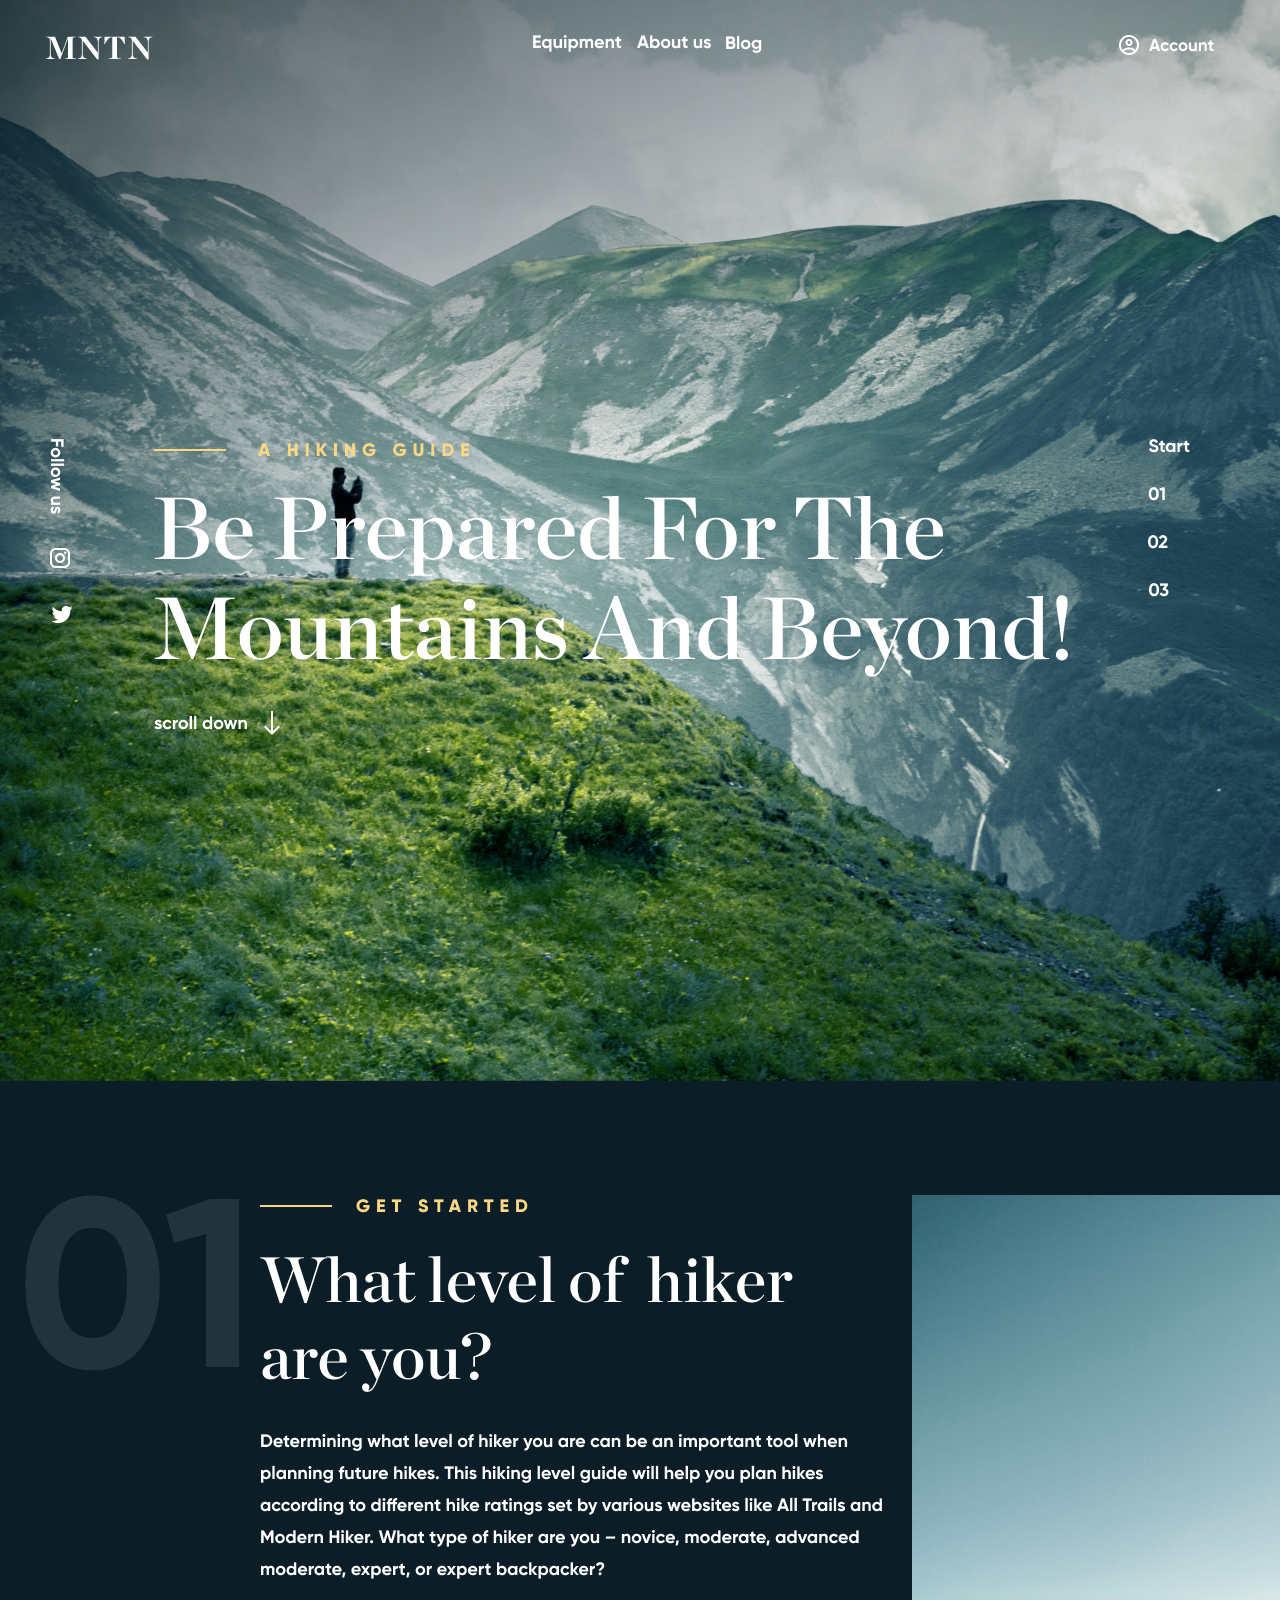
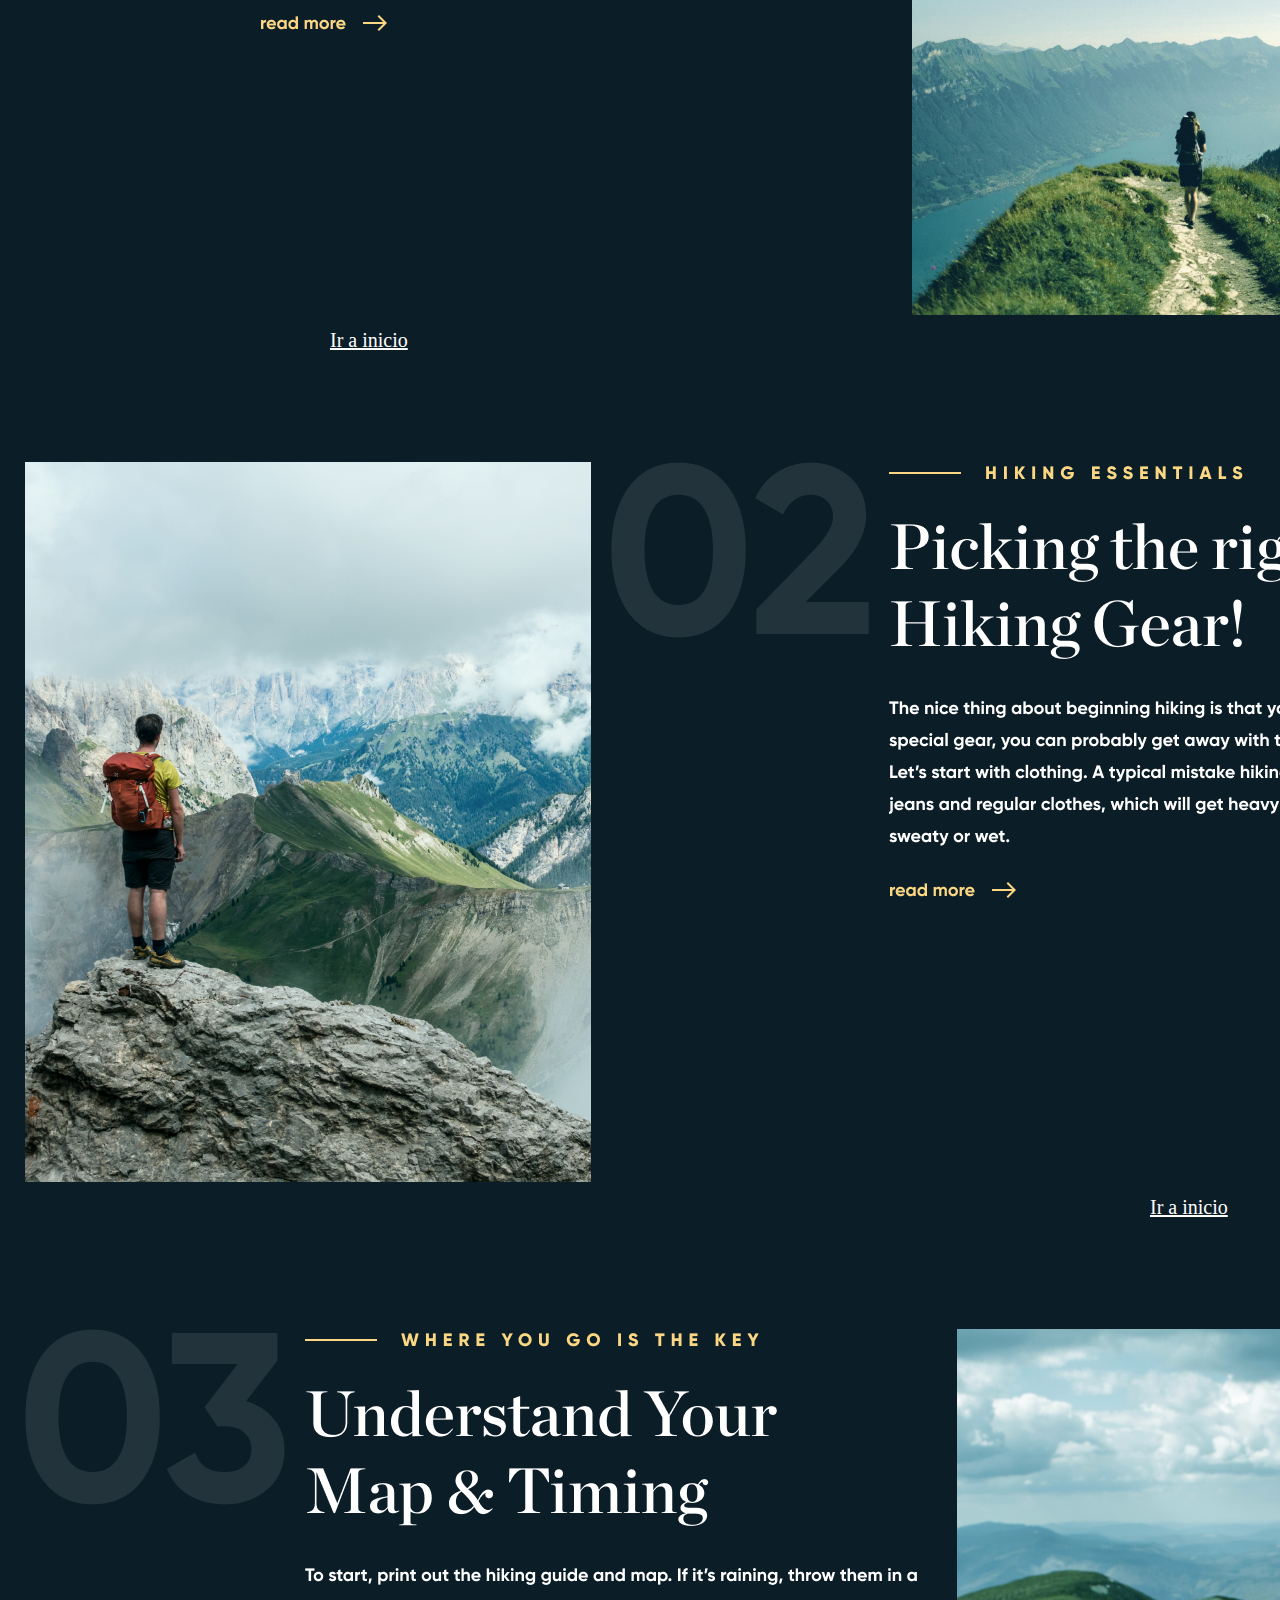
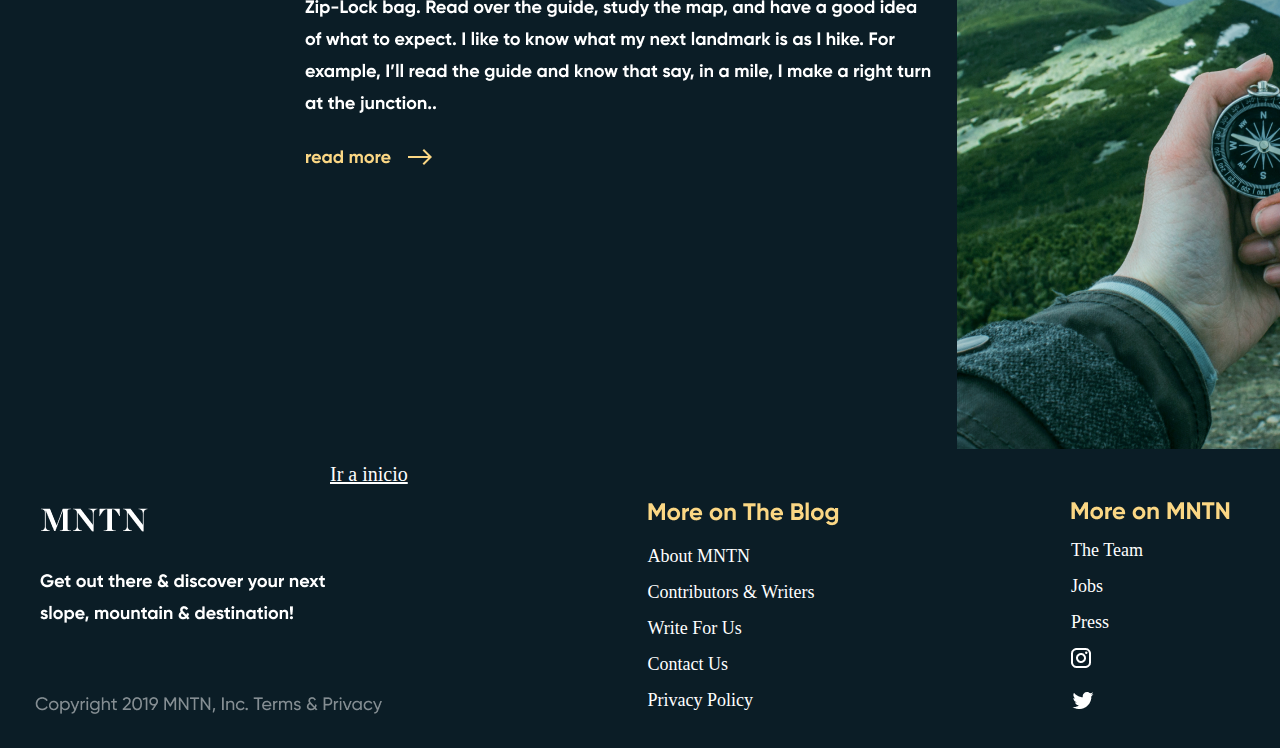
<file: index.html>
<!DOCTYPE html>
<html lang="es">
<head>
    <meta charset="UTF-8">
    <meta name="viewport" content="width=device-width, initial-scale=1.0">
    <title>MNTN</title>

    <link rel="shortcut icon" href="./Assests/img/favicon.ico" type="image/x-icon">
    <link rel="stylesheet" href="./Styles/styles.css">
</head>

<body>

    <header>
                       
        <div class="logo">
            <img src="./Assests/img/Logo.png" alt="Logo">
        </div>
        
        <!-- barra navegacion-->
        <nav>
            <ul>
                <li><a href="./equipment.html"><img src="./Assests/img/Equipment0.png" alt="Equipment" class="claequipment"></a></li>
                <li><a href="./about.html"><img src="./Assests/img/About us.png" alt="About us"></a></li>
                <li><img src="./Assests/img/Blog.png" alt="Blog"></li>
            </ul>
        </nav>
        


        <div class="cuenta">
            <span>
                <img src="./Assests/img/Account.png" alt="ACCOUNT">
            </span>
        </div>
       
    </header>
      
    <section class="content">
        <div class="social">
            <ul>
                <li><img src="./Assests/img/Follow us.png" alt="Follow us"></li>
                <li> <a href="https://www.instagram.com/" target="_blank"> <img src="./Assests/img/Vector.png" alt="Instagram"></a> </li> 
                <li><a href="https://twitter.com/?lang=es" target="_blank"><img src="./Assests/img/twitter.png" alt="Twitter"></a></li>
            </ul>
        </div>

        <div class="mensaje">
            <ul>
                <li><img src="./Assests/img/Group 17.png" alt="A Hiking Guide"></li>
                <li><img src="./Assests/img/Be prepared for the Mountains and beyond!.png" alt="Beprepared"></li>
                <li><img src="./Assests/img/Group 7.png" alt="scroll down"> </li>
            </ul>
        </div>

        
        <div class="secciones">
            <ul>
                <li><img src="./Assests/img/Start.png" alt="start"></li>
                <li><a href="#uno"><img src="./Assests/img/01.png" alt="01"></a></li>
                <li><a href="#dos"><img src="./Assests/img/02.png" alt="02"></a></li>
                <li><a href="#tres"><img src="./Assests/img/03.png" alt="03"></a></li>
            </ul>
        </div>


    </section>


    <section class="fondo">
        <img class="cielo" src="./Assests/img/HG.png" alt="Cielo">
        <img class="montana" src="./Assests/img/MG.png" alt="Mountain">
        <img class="grama" src="./Assests/img/VG.png" alt="Grama">
        <img class="sombra"  src="./Assests/img/BG Hero.png" alt="sombra"> 
    </section>

    <section id="uno" class="principal">
        <div class="principalinterno">
            <div class="imagen1">
                <img src="./Assests/img/01 Equipment.png" alt="01">
            </div>
            <div class="imagen2">
                 <img src="./Assests/img/01 Content.png" alt="01 contenido">
            </div>
            <div class="imagen3">
                <img src="./Assests/img/01 01.png" alt="02">
            </div>
        </div>
    </section>

    <div class="ir">
        <a href="#">Ir a inicio</a>
    </div>
        
     

    <section id="dos"class="principal2">
        <div class="principalinterno2">
            <div class="imagen21">
                 <img src="./Assests/img/0202.png" alt="02">
            </div>
            <div class="imagen22">
                <img src="./Assests/img/02 Equipment.png" alt="02">
            </div>
            <div class="imagen23">
                 <img src="./Assests/img/02 Content.png" alt="02 contenido">
            </div>   
        </div>
    </section>

    <div class="ir2">
        <a href="#">Ir a inicio</a>
    </div>

    <section id="tres"class="principal3">
        <div class="principalinterno3">
            <div class="imagen31">
                <img src="./Assests/img/03 Equipment.png" alt="03">
            </div>
            <div class="imagen32">
                <img src="./Assests/img/03 Content.png" alt="03 contenido">
            </div>
            <div class="imagen33">
                <img src="./Assests/img/0303.png" alt="03">
            </div>
        </div>
    </section>

    <div class="ir">
        <a href="#">Ir a inicio</a>
    </div>

    
    <footer>
        <div class="copyright">
            <ul>
               
                <li><a href="./index.html"><img src="./Assests/img/Logo.png" alt="Logo"></a></li>
                <li><img src="./Assests/img/Get out there & discover your next slope, mountain & destination!.png" alt="Get out"></li>
            </ul>
            <img class="privacy" src="./Assests/img/Copyright 2019 MNTN, Inc. Terms & Privacy.png" alt="Copyright"></li>
        </div>

        <div class="Moreontheblog">
            <ul>
                <li><img src="./Assests/img/More on The Blog.png" alt="Moreon the blog"></li>
                <li>About MNTN</li>
                <li>Contributors & Writers</li>
                <li>Write For Us</li>
                <li>Contact Us</li>
                <li>Privacy Policy</li>
            </ul>
        </div>

        <div class="MoreonMNTN">
            <ul>
                <li><img src="./Assests/img/More on MNTN.png" alt="More on MNTN"></li>
                <li>The Team</li>
                <li>Jobs</li>
                <li>Press</li>
                <li> <a href="https://www.instagram.com/" target="_blank"> <img src="./Assests/img/Vector.png" alt="Instagram"></a> </li> 
                <li><a href="https://twitter.com/?lang=es" target="_blank"><img src="./Assests/img/twitter.png" alt="Twitter"></a></li>
            </ul>
        </div>
    </footer>
 

</body>

</html>
</file>
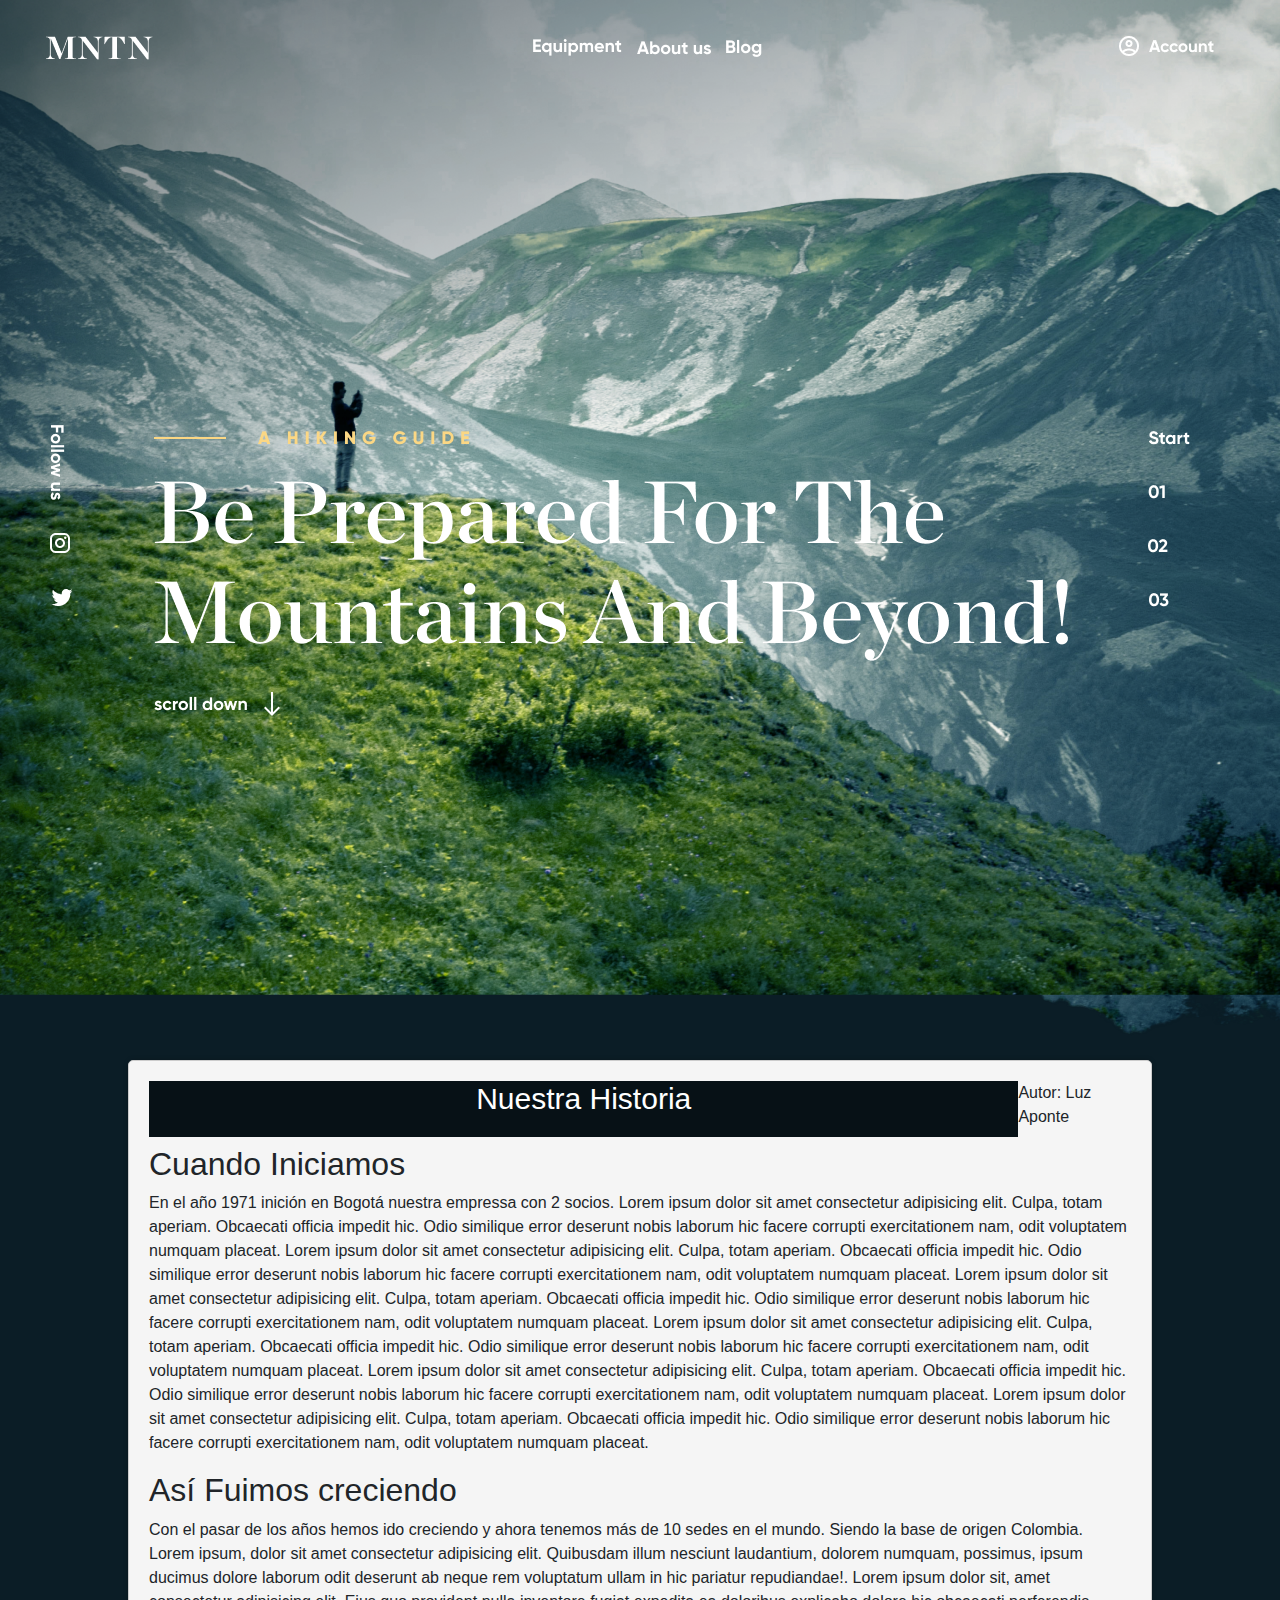
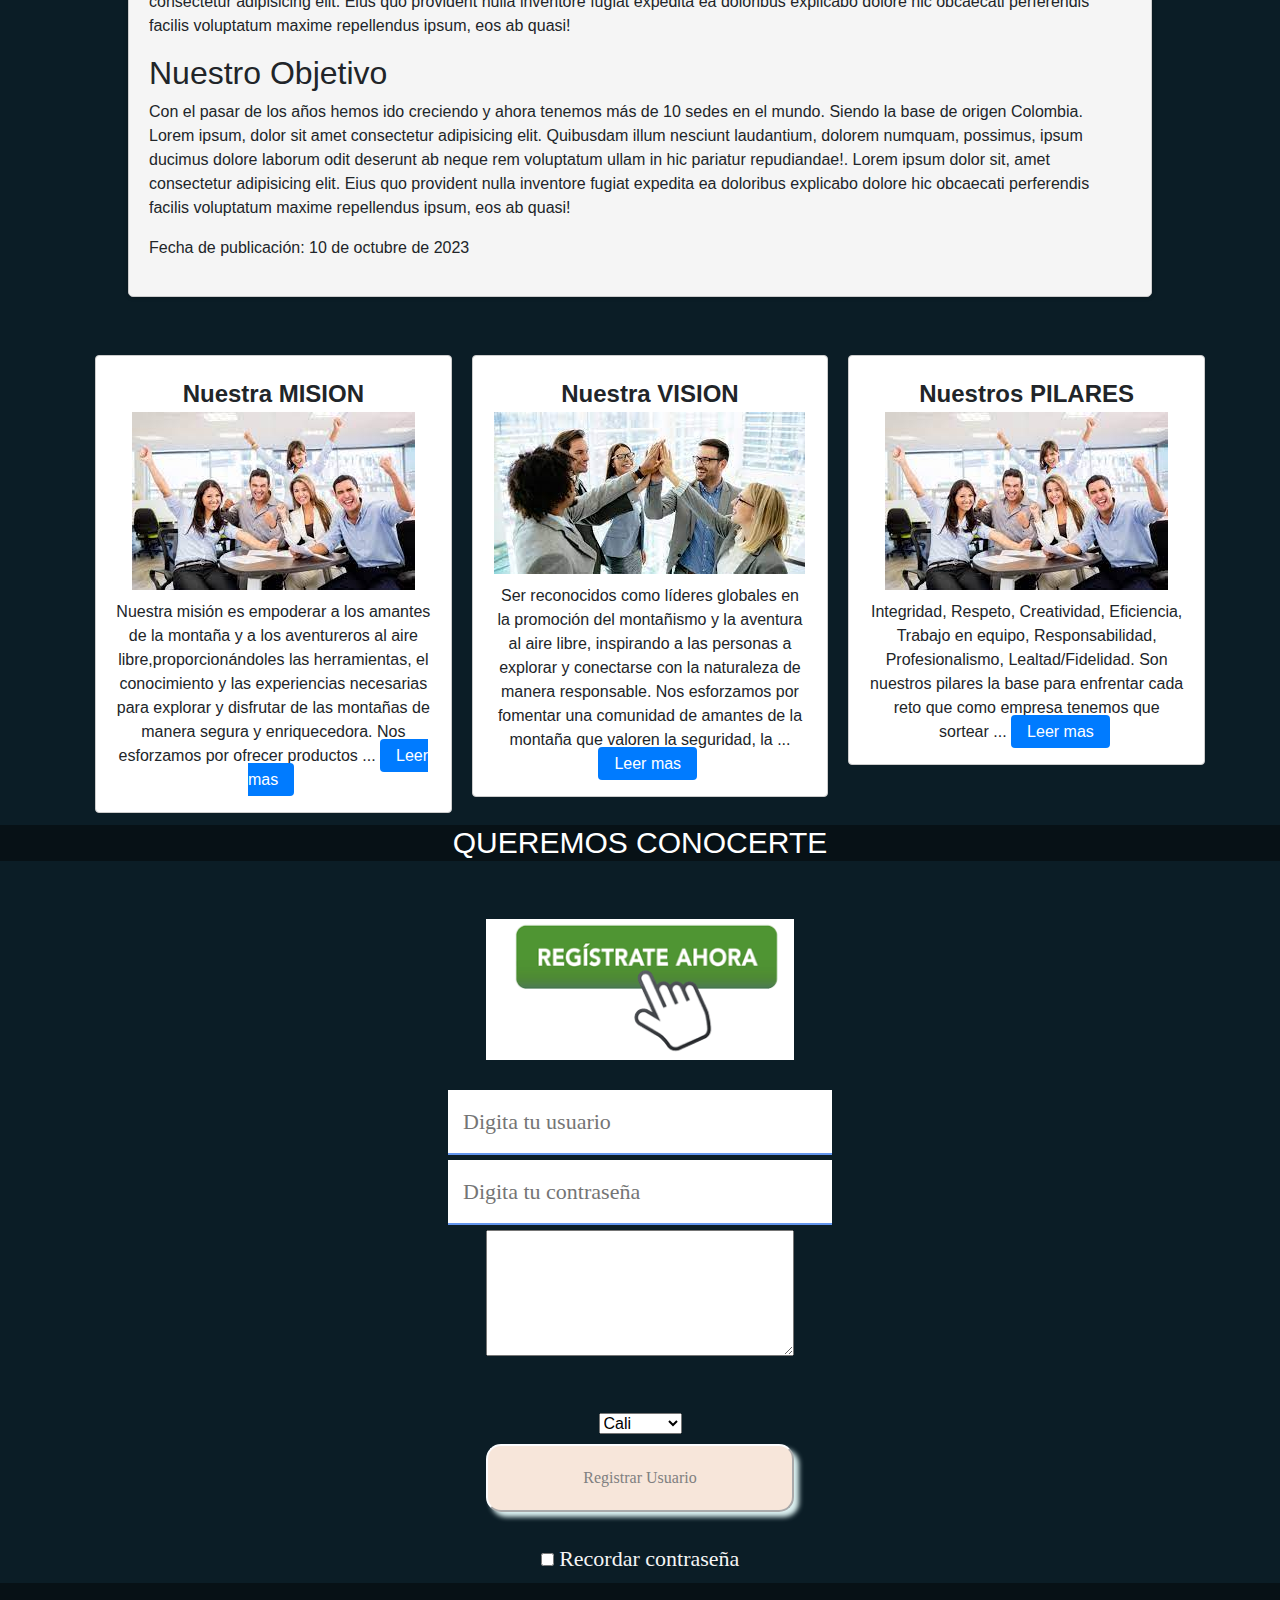
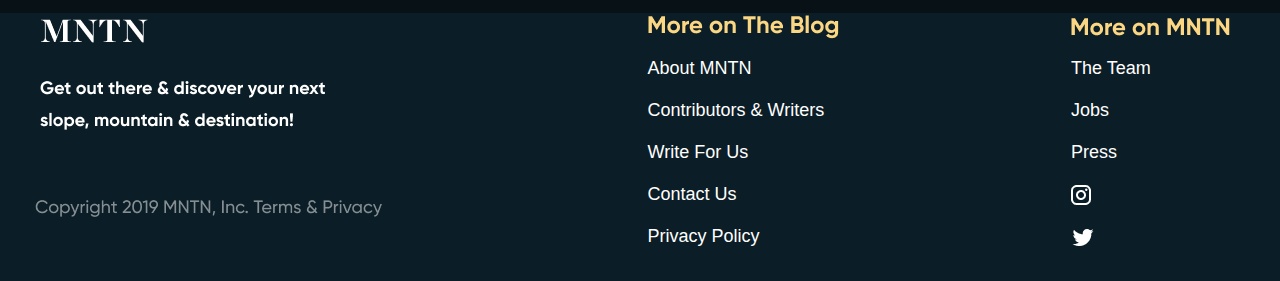
<file: about.html>
<!DOCTYPE html>
<html lang="es">

<head>
    <meta charset="UTF-8">
    <meta name="viewport" content="width=device-width, initial-scale=1.0">
    <title>MNTN ABOUT US</title>

    <link rel="stylesheet" href="https://cdn.jsdelivr.net/npm/bootstrap@4.4.1/dist/css/bootstrap.min.css"
        integrity="sha384-Vkoo8x4CGsO3+Hhxv8T/Q5PaXtkKtu6ug5TOeNV6gBiFeWPGFN9MuhOf23Q9Ifjh" crossorigin="anonymous">
    <link rel="shortcut icon" href="./Assests/img/favicon.ico" type="image/x-icon">
    <link rel="stylesheet" href="./Styles/styles.css">
    <link rel="stylesheet" href="./Styles/about.css">
</head>

<body>

    <header>



        <div class="logo">
            <a href="./index.html"><img src="./Assests/img/Logo.png" alt="Logo"></a>
        </div>


        <!-- barra navegacion-->
        <nav>
            <ul>
                <li><a href="./equipment.html"><img src="./Assests/img/Equipment0.png" alt="Equipment"></a></li>
                <li><a href="./about.html"><img src="./Assests/img/About us.png" alt="About us"></a></li>
                <li><img src="./Assests/img/Blog.png" alt="Blog"></li>
            </ul>
        </nav>



        <div class="cuenta">
            <span>
                <img src="./Assests/img/Account.png" alt="ACCOUNT">
            </span>
        </div>

    </header>

    <section class="content">
        <div class="social">
            <ul>
                <li><img src="./Assests/img/Follow us.png" alt="Follow us"></li>
                <li> <a href="https://www.instagram.com/" target="_blank"> <img src="./Assests/img/Vector.png"
                            alt="Instagram"></a> </li>
                <li><a href="https://twitter.com/?lang=es" target="_blank"><img src="./Assests/img/twitter.png"
                            alt="Twitter"></a></li>

            </ul>
        </div>

        <div class="mensaje">
            <ul>
                <li><img src="./Assests/img/Group 17.png" alt="A Hiking Guide"></li>
                <li><img src="./Assests/img/Be prepared for the Mountains and beyond!.png" alt="Beprepared"></li>
                <li><img src="./Assests/img/Group 7.png" alt="scroll down"> </li>
            </ul>
        </div>

        <div class="secciones">
            <ul>
                <li><img src="./Assests/img/Start.png" alt="start"></li>
                <li><img src="./Assests/img/01.png" alt="01"></li>
                <li><img src="./Assests/img/02.png" alt="02"></li>
                <li><img src="./Assests/img/03.png" alt="03"></li>
            </ul>
        </div>


    </section>


    <section class="fondo">
        <img class="cielo" src="./Assests/img/HG.png" alt="Cielo">
        <img class="montana" src="./Assests/img/MG.png" alt="Mountain">
        <img class="grama" src="./Assests/img/VG.png" alt="Grama">
        <img class="sombra" src="./Assests/img/BG Hero.png" alt="sombra">
    </section>




    <section class="paginaaboutus">
        <article>
            <header>
                <h1>Nuestra Historia</h1>
                <p>Autor: Luz Aponte</p>
            </header>
            <section>
                <h2>Cuando Iniciamos</h2>
                <p>En el año 1971 inición en Bogotá nuestra empressa con 2 socios.
                    Lorem ipsum dolor sit amet consectetur adipisicing elit. Culpa, totam aperiam. Obcaecati officia
                    impedit hic. Odio similique error deserunt nobis laborum hic facere corrupti exercitationem nam,
                    odit voluptatem numquam placeat.
                    Lorem ipsum dolor sit amet consectetur adipisicing elit. Culpa, totam aperiam. Obcaecati officia
                    impedit hic. Odio similique error deserunt nobis laborum hic facere corrupti exercitationem nam,
                    odit voluptatem numquam placeat.
                    Lorem ipsum dolor sit amet consectetur adipisicing elit. Culpa, totam aperiam. Obcaecati officia
                    impedit hic. Odio similique error deserunt nobis laborum hic facere corrupti exercitationem nam,
                    odit voluptatem numquam placeat.
                    Lorem ipsum dolor sit amet consectetur adipisicing elit. Culpa, totam aperiam. Obcaecati officia
                    impedit hic. Odio similique error deserunt nobis laborum hic facere corrupti exercitationem nam,
                    odit voluptatem numquam placeat.
                    Lorem ipsum dolor sit amet consectetur adipisicing elit. Culpa, totam aperiam. Obcaecati officia
                    impedit hic. Odio similique error deserunt nobis laborum hic facere corrupti exercitationem nam,
                    odit voluptatem numquam placeat.
                    Lorem ipsum dolor sit amet consectetur adipisicing elit. Culpa, totam aperiam. Obcaecati officia
                    impedit hic. Odio similique error deserunt nobis laborum hic facere corrupti exercitationem nam,
                    odit voluptatem numquam placeat.
                </p>
            </section>
            <section>
                <h2>Así Fuimos creciendo</h2>
                <p>Con el pasar de los años hemos ido creciendo y ahora tenemos más de 10 sedes en el mundo. Siendo la
                    base de origen Colombia. Lorem ipsum, dolor sit amet consectetur adipisicing elit. Quibusdam illum
                    nesciunt laudantium, dolorem numquam, possimus, ipsum ducimus dolore laborum odit deserunt ab neque
                    rem voluptatum ullam in hic pariatur repudiandae!. Lorem ipsum dolor sit, amet consectetur
                    adipisicing elit. Eius quo provident nulla inventore fugiat expedita ea doloribus explicabo dolore
                    hic obcaecati perferendis facilis voluptatum maxime repellendus ipsum, eos ab quasi!</p>
            </section>
            <section>
                <h2>Nuestro Objetivo</h2>
                <p>Con el pasar de los años hemos ido creciendo y ahora tenemos más de 10 sedes en el mundo. Siendo la
                    base de origen Colombia. Lorem ipsum, dolor sit amet consectetur adipisicing elit. Quibusdam illum
                    nesciunt laudantium, dolorem numquam, possimus, ipsum ducimus dolore laborum odit deserunt ab neque
                    rem voluptatum ullam in hic pariatur repudiandae!. Lorem ipsum dolor sit, amet consectetur
                    adipisicing elit. Eius quo provident nulla inventore fugiat expedita ea doloribus explicabo dolore
                    hic obcaecati perferendis facilis voluptatum maxime repellendus ipsum, eos ab quasi!</p>
            </section>

            <footer>
                <p>Fecha de publicación: 10 de octubre de 2023</p>
            </footer>
        </article>

    </section>

    <section class="container mt-5">
        <div class="card-columns" id="listaValores">
            
          <!-- 
            <div class="card bg-dark text-center text-white" class="prueba1">

                <div class="card-header">
                    <h1 class="card-title">Nuestra MISION</h1>
                    <img class="imagenX" src="./Assests/img/equipo1.jpg" alt="">
                </div>

                <div class="card-body" >
                    <p>
                        Nuestra misión es empoderar a los amantes de la montaña y a los aventureros al aire libre,
                        proporcionándoles las herramientas, el conocimiento y las experiencias necesarias para explorar
                        y disfrutar de las montañas de manera segura y enriquecedora. Nos esforzamos por ofrecer
                        productos ...

                    </p>
                </div>

                <div class="card-footer">
                    <a href="" class="btn btn-primary">Leer mas</a>
                </div>

            </div>

            <div class="card bg-dark text-center text-white">

                <div class="card-header">
                    <h1 class="card-title">Nuestra VISION</h1>
                    <img src="./Assests/img/equipo2.jpg" alt="">
                </div>

                <div class="card-body">
                    <p>
                        Ser reconocidos como líderes globales en la promoción del montañismo y la aventura al aire
                        libre, inspirando a las personas a explorar y conectarse con la naturaleza de manera
                        responsable. Nos esforzamos por fomentar una comunidad de amantes de la montaña que valoren la
                        seguridad, la ...
                     </p>
                </div>

                <div class="card-footer">
                    <a href="" class="btn btn-primary">Leer mas</a>
                </div>

            </div>
            <div class="card bg-dark text-center text-white">

                <div class="card-header">
                    <h1 class="card-title">Nuestros PILARES</h1>
                    <img src="./Assests/img/equipo1.jpg" alt="">
                </div>

                <div class="card-body">
                    <p>
                        Integridad, Respeto, Creatividad, Eficiencia, Trabajo en equipo, Responsabilidad,
                        Profesionalismo, Lealtad/Fidelidad. Son nuestros pilares la base para enfrentar cada reto que
                        como empresa tenemos que sortear ...
                    </p>
                </div>

                <div class="card-footer">
                    <a href="" class="btn btn-primary">Leer mas</a>
                </div>

            </div>

          -->
        </div>
    </section>

    <h1>
        QUEREMOS CONOCERTE
    </h1>


    <section class="formulario">
        <!-- colocar id al formulario -->
        <form id="formularioUsuario">
            <img src="./Assests/img/registro.png" alt="registrto">

            <!-- colocar id al input y colocar span al id -->
            <input type="text" placeholder="Digita tu usuario" id="usuario" />
            <span id="usuarioError" class="color-error"></span>

            <input type="password" placeholder="Digita tu contraseña" id="clave" />
            <span id="claveError" class="color-error"></span>

            <textarea name="" id="" cols="30" rows="5" maxlength="100"></textarea>


            <div class="centrado">
                <select name="" id="select">
                    <option value="Bogota">Bogotá</option>
                    <option value="Cali" selected>Cali</option>
                    <option value="Medellin">Medellín</option>
                </select>
            </div>

            <button type="submit">Registrar Usuario</button>

            <div class="recordarContraseñas">
                <input type="checkbox" name="recordar">
                <label for="recordar">Recordar contraseña</label>
            </div>
        </form>

        <!-- enlazar al js,  instancia de la clase, le pasamos el id del formulario a la clase -->
        <script src="./js/script.js"></script>
        <script>
            const formulario = new ValidadorFormulario('formularioUsuario')
        </script>


    </section>


    <div class="vacio">

    </div>

    <footer>
        <div class="copyright">
            <ul>
                <li><a href="./index.html"><img src="./Assests/img/Logo.png" alt="Logo"></a></li>
                <li><img src="./Assests/img/Get out there & discover your next slope, mountain & destination!.png"
                        alt="Get out"></li>
            </ul>
            <img class="privacy" src="./Assests/img/Copyright 2019 MNTN, Inc. Terms & Privacy.png" alt="Copyright"></li>
        </div>

        <div class="Moreontheblog">
            <ul>
                <li><img src="./Assests/img/More on The Blog.png" alt="Moreon the blog"></li>
                <li>About MNTN</li>
                <li>Contributors & Writers</li>
                <li>Write For Us</li>
                <li>Contact Us</li>
                <li>Privacy Policy</li>
            </ul>
        </div>

        <div class="MoreonMNTN">
            <ul>
                <li><img src="./Assests/img/More on MNTN.png" alt="More on MNTN"></li>
                <li>The Team</li>
                <li>Jobs</li>
                <li>Press</li>
                <li> <a href="https://www.instagram.com/" target="_blank"> <img src="./Assests/img/Vector.png"
                            alt="Instagram"></a> </li>
                <li><a href="https://twitter.com/?lang=es" target="_blank"><img src="./Assests/img/twitter.png"
                            alt="Twitter"></a></li>
            </ul>
        </div>
    </footer>


    <script src="https://code.jquery.com/jquery-3.4.1.slim.min.js"
        integrity="sha384-J6qa4849blE2+poT4WnyKhv5vZF5SrPo0iEjwBvKU7imGFAV0wwj1yYfoRSJoZ+n"
        crossorigin="anonymous"></script>
    <script src="https://cdn.jsdelivr.net/npm/popper.js@1.16.0/dist/umd/popper.min.js"
        integrity="sha384-Q6E9RHvbIyZFJoft+2mJbHaEWldlvI9IOYy5n3zV9zzTtmI3UksdQRVvoxMfooAo"
        crossorigin="anonymous"></script>
    <script src="https://cdn.jsdelivr.net/npm/bootstrap@4.4.1/dist/js/bootstrap.min.js"
        integrity="sha384-wfSDF2E50Y2D1uUdj0O3uMBJnjuUD4Ih7YwaYd1iqfktj0Uod8GCExl3Og8ifwB6"
        crossorigin="anonymous"></script>

        <script src="consultarDatos.js"></script>
</body>

</html>
</file>
<file: Styles/styles.css>
body{
    margin: 0;
    padding: 0;
    background-color: #0B1D26;

}

header{
    display: flex;
    flex-direction: row;
    justify-content: space-between;
    /*margin-top: 35px;*/
    width: 100%;
    position: relative;
    z-index: 2;
}

.logo{
  margin-left: 45px; 
  margin-top: 30px;
}

nav ul{
    display: flex;
    flex-direction: row;
    list-style: none;
    margin-top: 35px;
    }

nav ul li{
    display: inline-block;
    margin-right: 15px;
}


.cuenta{
    display: flex;
    flex-direction: row;
    margin-top: 33px;
    margin-right: 65px;
}

.content{
    display: flex;
    flex-direction: row;
    justify-content: space-between;
    width: 100;
    position: relative;
    margin-top: 350px;
    z-index: 2;
}

.social ul li{
    margin-left: 10px; 
    margin-bottom: 30px;
    list-style: none;
}

.mensaje ul li{
    margin-bottom: 30px;
    list-style: none;
}


.secciones ul li{
    margin-bottom: 30px;
    margin-right: 90px;
    list-style: none;
}

.fondo{
    position: relative;
    margin-top: -900px;
    z-index: 0;
}
.cielo{
    position: relative;
    margin-top: -100px;
    width: 100%;
}

.montana{
    margin-top: -400px;
    width: 100%;
}

.grama{
    margin-top: -724px;
    width: 100%;
}

.cielo, .montana, .grama{
    position: relative;
    z-index: 0;
}

.sombra{
    position: absolute;
    top: 0;
    left: 0;
    z-index: 0;
    width: 100%;
}


footer{
display: flex;
flex-direction: row;
justify-content:space-between;
}

.copyright ul li{
    margin-bottom: 30px;
    margin-right: 90px;
    list-style: none;
}


.Moreontheblog ul li{
    padding-bottom: 15px ;
    color: white;     
    font-size: 18px ;
    list-style: none;
}

.MoreonMNTN ul li{
   padding-bottom: 15px ;
   margin-right: 50px;
   color: white;
   font-size: 18px ;
   list-style: none;
}

.privacy{
margin-left: 35px;
margin-top: 40px;
}

.principal{
 width: 100%;
 display: inline-flex;
 margin-top: 100px;
}


.principalinterno{
    display:flex;
    width: 100%;
    margin-right: 15px;
    margin-left: 15px;
}


.imagen1, .imagen2, .imagen3{
    flex: 1;
    padding: 10px;
    width: 100%;
}



.principal2{
    width: 100%;
    display: inline-flex;
    margin-top: 100px;
   
}

.principalinterno2{
    display:flex;
    width: 100%;
    margin-right: 15px;
    margin-left: 15px;
}

.imagen21, .imagen22, .imagen23{
    flex: 1;
    padding: 10px;
    width: 100%;
}

.principal3{
    width: 100%;
    display: inline-flex;
    margin-top: 100px;
   
}

.principalinterno3{
    display:flex;
    width: 100%;
    margin-right: 15px;
    margin-left: 15px;
}


.imagen31, .imagen32, .imagen33{
    flex: 1;
    padding: 10px;
    width: 100%;
}


.ir a{
    margin-left:  330px;
    color: white;
    font-size: 20px ;
    transition: background-color 0.3s; 
}

.ir a:hover {
    background-color: #0056b3; /* Cambia el color de fondo al pasar el ratón por encima */
}

.ir2 a{
    margin-left: 1150px;
    color: white;
    font-size: 20px ;
    transition: background-color 0.3s; 
}

.ir2 a:hover {
    background-color: #0056b3; /* Cambia el color de fondo al pasar el ratón por encima */
}
</file>
<file: Styles/about.css>
body {
    margin: 0;
    padding: 0;
    /*background-color: #0B1D26; */
    /* background-color: brown;  */
}

header {
    display: flex;
    flex-direction: row;
    justify-content: space-between;
    /*margin-top: 35px;*/
    width: 100%;
    position: relative;
    z-index: 2;
}

.fondo .cielo2 {
    position: relative;
    margin-top: -75px;
    width: 100%;
    z-index: 0;
}

.sombra {
    position: absolute;
    margin-top: -70px;
    top: 0;
    left: 0;
    z-index: 0;
    width: 100%;
}

h1 {
    background-color: #071116;
    color: white;
    text-align: center;
    font-size: 30px;
    font-style: normal;
    width: 100%;

}

caption {
    font-size: 32px;
    color: white;
    padding-bottom: 30px;
}


table {
    margin: 0 auto;
    margin-top: 40px;
    border-collapse: collapse;
    font-size: 20px;
    font-style: normal;
    /* sombra */
    /* text-shadow: 5px 5px 10px cornflowerblue}*/
    background-image: url("../images/qatar1.png");
    background-position: center;
    background-size: 50%;
    background-repeat: no-repeat;
}

th,
td {
    border-style: ridge;
    padding: 15px;
}

tr>th {
    /* background con color */
    /* background-color:#78807c; */
    font-size: 22px;
    color: #FBD784;
}

tbody>tr:hover {
    background-color: #78807c;
    color: aliceblue;
}

.valores {
    /*background-color: #071116;*/
    padding: 30px;
    color: white;
    /* flex-direction: row;
    display: flex;
    position: relative;
    width: 100%;
    z-index: 0;*/
}

.vacio {
    width: 100%;
    height: 30px;
    background-color: #071116;
}


article {
    width: 80%;
    margin: 0 auto;
    padding: 20px;
    background-color: #f5f5f5;
    border: 1px solid #ccc;
    border-radius: 5px;
    box-shadow: 0 0 5px rgba(0, 0, 0, 0.2);
}


form {
    position: relative;
    top: 100px;
    left: 35%;
    width: 30%;
    text-align: center;
    margin-top: -50px;
    margin-bottom: 50px;
}

form>img {
    width: 80%;
    padding-bottom: 30px;
}

form>input {
    font-size: 22px;
    width: 100%;
    margin-bottom: 5px;
    padding: 15px;
    /*border-radius: 15px; */
    border-color: cornflowerblue;
    border-top-style: none;
    border-left-style: none;
    border-right-style: none;
    font-size: 22px;
    font-family: 'Croissant One', cursive;
    font-family: 'Mulish', sans-serif;
    font-family: 'Young Serif', serif;
}

form>input:focus {
    outline: none;
}

form>button {
    margin-top: 10px;
    background-color: rgb(247, 230, 218);
    color: gray;
    padding: 20px;
    width: 80%;
    border-radius: 15px;
    font-family: 'Mulish', sans-serif;
    font-family: 'Young Serif', serif;
    border-color: rgb(252, 252, 254);
    box-shadow: 5px 5px 5px rgb(219, 240, 240);
}

form>button:hover {
    color: white;
    width: 85%;
    background-color: rgb(118, 158, 205);
}

.recordarContraseñas {
    color: #f5f5f5;
    padding-top: 30px;
    padding-bottom: 50px;
    font-size: 22px;
    font-family: 'Croissant One', cursive;
    font-family: 'Mulish', sans-serif;
    font-family: 'Young Serif', serif;
    margin-bottom: 15px;
}

textarea {
    /* margin: 0;  Puedes ajustar esto según tus necesidades */
    max-width: 80%;
    max-height: 300px;
    min-width: 80%;
    min-height: 100px;
    margin-bottom: 40px;
}

#select {
    margin-top: 10px;
}

.centrado {
    text-align: center;
    /* Centra horizontalmente */
    display: flex;
    justify-content: center;
    /* Centra horizontalmente en flexbox */
    align-items: center;
    /* Centra verticalmente en flexbox */

}

.error-input{
    border: 3px solid red;
    display: block;
}


.color-error{
    color: white;
}
   


/* Estilos para la tarjeta */
.card {
    display: flex;
    flex-direction: column;
    align-items: center;
    text-align: center;
    border: 1px solid #ccc;
    padding: 20px;
    margin: 10px;
  }
  
  .imagenX {
    max-width: 100%;
    height: auto;
    margin-bottom: 10px;
  }
  
  .estilotitulo {
    font-size: 1.5em;
    font-weight: bold;
    margin-bottom: 10px;
  }
  
  .estilotexto {
    margin-bottom: 20px;
  }
  
  .estiloboton {
    margin-top: 10px;
    background-color: #007bff;
    color: white;
    padding: 8px 16px;
    border: none;
    border-radius: 4px;
    cursor: pointer;
  }
</file>
